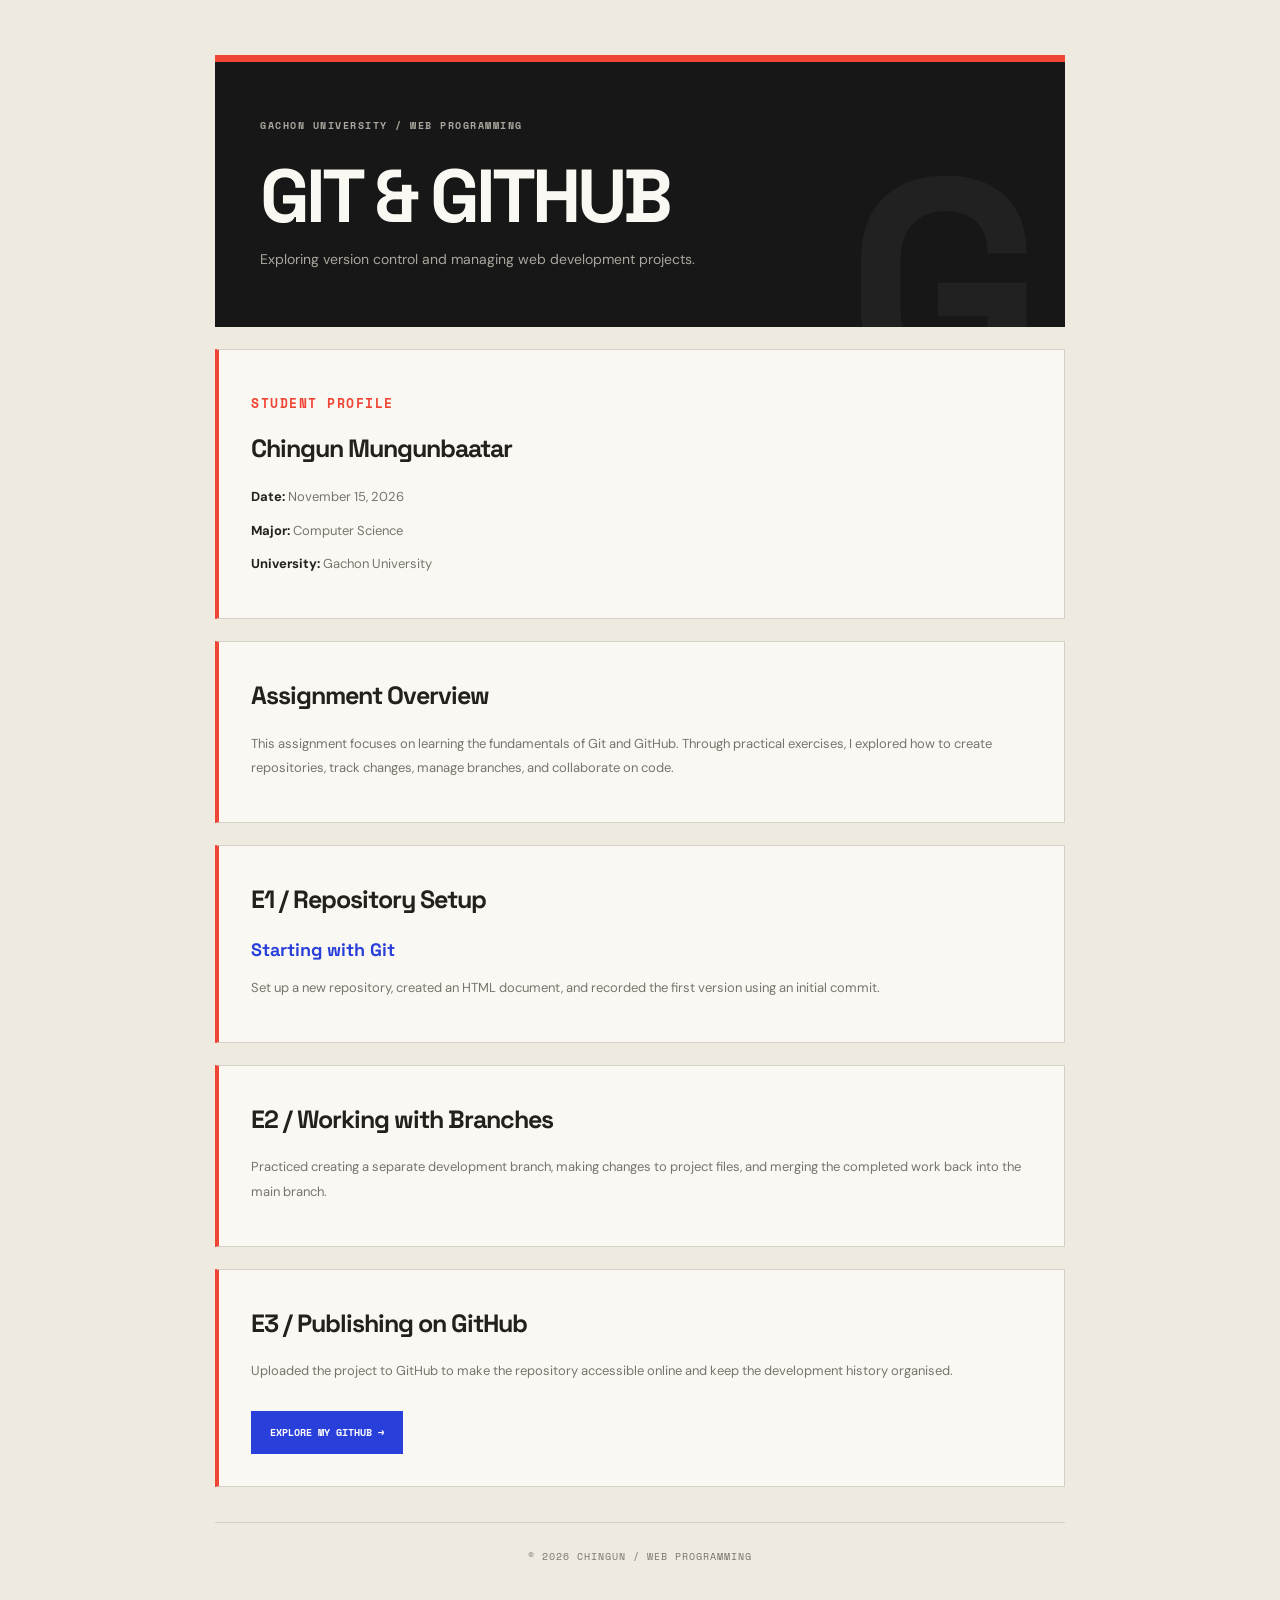
<file: index.html>
<!DOCTYPE html>
<html lang="en">
<head>
    <meta charset="UTF-8">
    <meta name="viewport" content="width=device-width, initial-scale=1.0">
    <title>Git & GitHub — Web Programming</title>
    <link rel="stylesheet" href="styles.css">
</head>
<body>

    <main class="container">

        <header>
            <p class="eyebrow">GACHON UNIVERSITY / WEB PROGRAMMING</p>
            <h1>Git & GitHub</h1>
            <p>Exploring version control and managing web development projects.</p>
        </header>

        <section class="card">
            <p class="eyebrow">STUDENT PROFILE</p>
            <h2>Chingun Mungunbaatar</h2>
            <p><strong>Date:</strong> November 15, 2026</p>
            <p><strong>Major:</strong> Computer Science</p>
            <p><strong>University:</strong> Gachon University</p>
        </section>

        <section class="card">
            <h2>Assignment Overview</h2>
            <p>
                This assignment focuses on learning the fundamentals
                of Git and GitHub. Through practical exercises, I
                explored how to create repositories, track changes,
                manage branches, and collaborate on code.
            </p>
        </section>

        <section class="card">
            <h2>E1 / Repository Setup</h2>
            <h3>Starting with Git</h3>
            <p>
                Set up a new repository, created an HTML document,
                and recorded the first version using an initial commit.
            </p>
        </section>

        <section class="card">
            <h2>E2 / Working with Branches</h2>
            <p>
                Practiced creating a separate development branch,
                making changes to project files, and merging the
                completed work back into the main branch.
            </p>
        </section>

        <section class="card">
            <h2>E3 / Publishing on GitHub</h2>
            <p>
                Uploaded the project to GitHub to make the repository
                accessible online and keep the development history
                organised.
            </p>

            <a href="https://github.com/aidy40">
                Explore My GitHub →
            </a>
        </section>

        <footer>
            <p>© 2026 CHINGUN / WEB PROGRAMMING</p>
        </footer>

    </main>

</body>
</html>
</file>
<file: styles.css>
@import url('https://fonts.googleapis.com/css2?family=DM+Sans:wght@400;500;600;700;800&family=Space+Grotesk:wght@400;500;600;700&family=Space+Mono:wght@400;700&display=swap');

/* =================================
   01. GLOBAL DESIGN
================================= */

* {
    box-sizing: border-box;
}

:root {
    --paper: #eeeae0;
    --white: #faf8f2;
    --black: #171717;
    --ink: #22211e;
    --muted: #77746d;
    --red: #f04435;
    --blue: #293fda;
    --line: #d5d0c5;
}

body {
    margin: 0;
    background: var(--paper);
    color: var(--ink);
    font-family: 'DM Sans', sans-serif;
    line-height: 1.7;
}

/* =================================
   02. MAIN CONTAINER
================================= */

.container {
    width: min(850px, calc(100% - 40px));
    margin: 55px auto;
}

/* =================================
   03. HEADER
================================= */

header {
    position: relative;
    padding: 55px 45px;
    background: var(--black);
    color: var(--white);
    border-top: 7px solid var(--red);
    overflow: hidden;
}

header::after {
    content: "G";
    position: absolute;
    right: 20px;
    bottom: -110px;
    color: rgba(255, 255, 255, .045);
    font-family: 'Space Grotesk', sans-serif;
    font-size: 300px;
    font-weight: 700;
    line-height: 1;
    pointer-events: none;
}

header .eyebrow {
    position: relative;
    z-index: 1;
    color: #aaa69d;
}

.eyebrow {
    margin: 0;
    font-family: 'Space Mono', monospace;
    font-size: 10px;
    letter-spacing: 1.5px;
    font-weight: 700;
    text-transform: uppercase;
}

header h1 {
    position: relative;
    z-index: 1;
    margin: 25px 0 12px;
    font-family: 'Space Grotesk', sans-serif;
    font-size: clamp(45px, 8vw, 75px);
    letter-spacing: -4px;
    line-height: 1;
    text-transform: uppercase;
}

header > p:last-child {
    position: relative;
    z-index: 1;
    max-width: 450px;
    margin-bottom: 0;
    color: #aaa69d;
    font-size: 14px;
}

/* =================================
   04. CONTENT SECTIONS
================================= */

.card {
    position: relative;
    margin-top: 22px;
    padding: 32px;
    background: var(--white);
    border: 1px solid var(--line);
    border-left: 4px solid var(--red);
    transition: transform .25s ease, background .25s ease;
}

.card:hover {
    transform: translateX(5px);
    background: #fffdf8;
}

.card .eyebrow {
    margin-bottom: 12px;
    color: var(--red);
}

.card h2 {
    margin: 0 0 15px;
    color: var(--ink);
    font-family: 'Space Grotesk', sans-serif;
    font-size: 25px;
    letter-spacing: -1px;
}

.card h3 {
    margin: 0 0 10px;
    color: var(--blue);
    font-family: 'Space Grotesk', sans-serif;
    font-size: 18px;
}

.card p {
    margin: 9px 0;
    color: var(--muted);
    font-size: 13px;
    line-height: 1.9;
}

.card strong {
    color: var(--ink);
}

/* =================================
   05. REPOSITORY LINK
================================= */

.card a {
    display: inline-flex;
    align-items: center;
    gap: 20px;
    margin-top: 18px;
    padding: 13px 19px;
    background: var(--blue);
    color: white;
    font-family: 'Space Mono', monospace;
    font-size: 10px;
    font-weight: 700;
    text-decoration: none;
    text-transform: uppercase;
    transition: background .25s ease, transform .25s ease;
}

.card a:hover {
    background: var(--red);
    transform: translateY(-3px);
}

/* =================================
   06. FOOTER
================================= */

footer {
    margin-top: 35px;
    padding: 25px 10px;
    border-top: 1px solid var(--line);
    text-align: center;
}

footer p {
    margin: 0;
    color: var(--muted);
    font-family: 'Space Mono', monospace;
    font-size: 10px;
    letter-spacing: 1px;
}

/* =================================
   07. RESPONSIVE DESIGN
================================= */

@media (max-width: 600px) {
    .container {
        width: calc(100% - 30px);
        margin: 25px auto;
    }

    header {
        padding: 38px 25px;
    }

    header h1 {
        font-size: 48px;
        letter-spacing: -3px;
    }

    header::after {
        right: -10px;
        bottom: -60px;
        font-size: 190px;
    }

    .card {
        padding: 25px 22px;
    }

    .card h2 {
        font-size: 22px;
    }
}

/* =================================
   08. REDUCED MOTION
================================= */

@media (prefers-reduced-motion: reduce) {
    *,
    *::before,
    *::after {
        scroll-behavior: auto !important;
        transition-duration: .01ms !important;
    }
}
</file>
